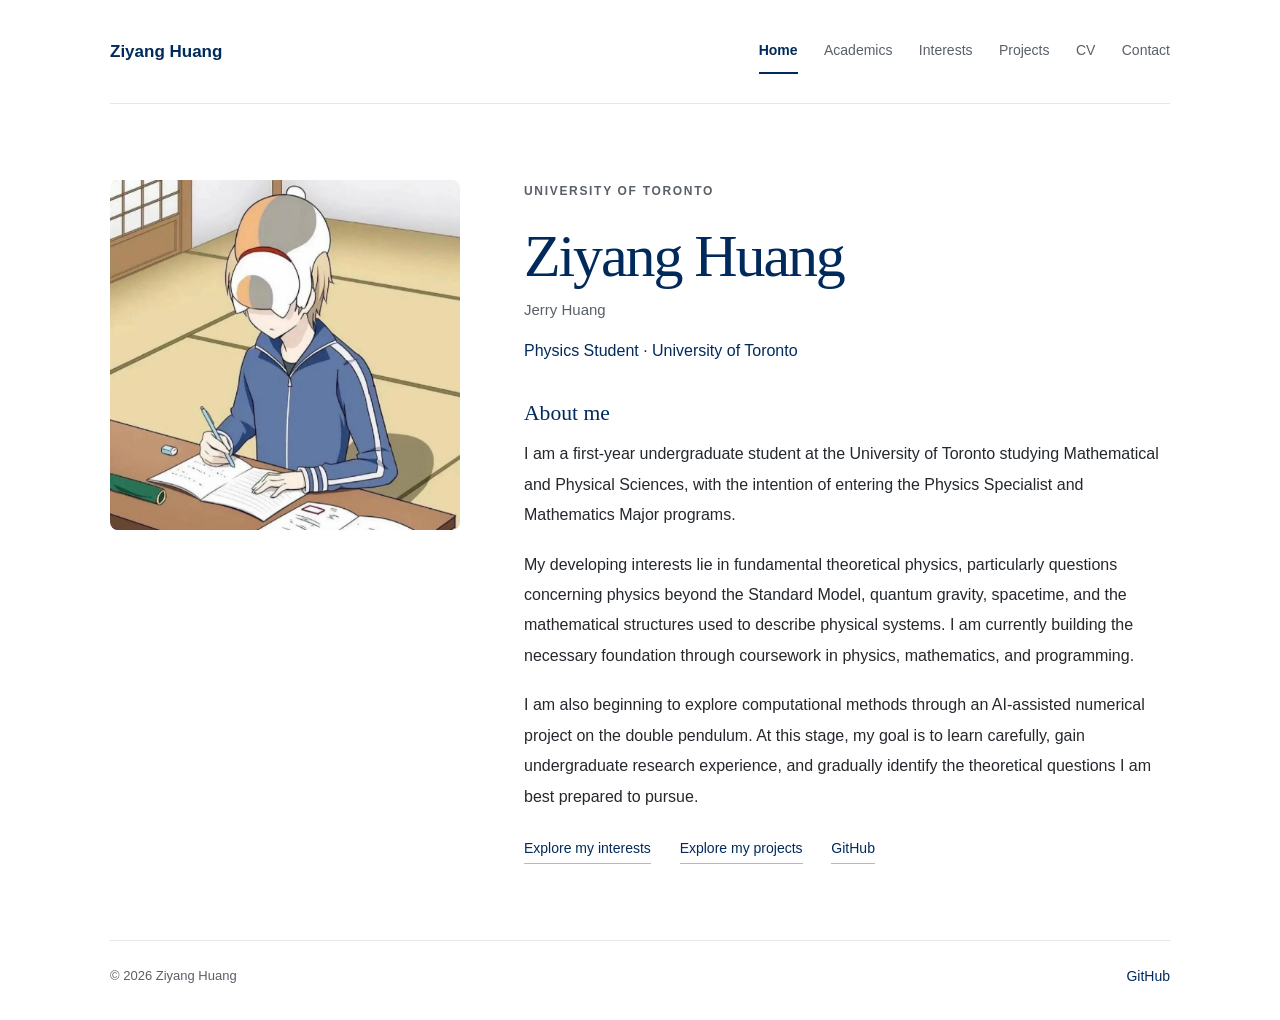
<file: index.html>
<!DOCTYPE html>
<html lang="en">
<head>
    <meta charset="UTF-8">
    <meta name="viewport" content="width=device-width, initial-scale=1.0">
    <meta name="description" content="Ziyang Huang is a University of Toronto undergraduate with developing interests in theoretical physics, including high-energy physics, quantum gravity, and mathematical physics.">
    <meta name="theme-color" content="#002A5C">
    <meta property="og:type" content="website">
    <meta property="og:title" content="Ziyang Huang | University of Toronto Undergraduate · Developing Physics Interests">
    <meta property="og:description" content="Ziyang Huang is a University of Toronto undergraduate with developing interests in theoretical physics, including high-energy physics, quantum gravity, and mathematical physics.">
    <meta property="og:url" content="https://zhenda5106.github.io/">
    <title>Ziyang Huang | University of Toronto Undergraduate · Developing Physics Interests</title>
    <link rel="stylesheet" href="style.css">
</head>
<body>
    <a class="skip-link" href="#main">Skip to content</a>
    <header class="site-header">
        <a class="wordmark" href="index.html">Ziyang Huang</a>
        <nav aria-label="Main navigation">
            <a href="index.html" aria-current="page">Home</a>
            <a href="academics.html">Academics</a>
            <a href="interests.html">Interests</a>
            <a href="projects.html">Projects</a>
            <a href="cv.html">CV</a>
            <a href="contact.html">Contact</a>
        </nav>
    </header>
    <main id="main" tabindex="-1">

        <section class="home-profile" aria-labelledby="page-title">
            <img class="profile-image" src="assets/profile.jpg" width="960" height="960" alt="Ziyang Huang’s illustrated profile avatar" fetchpriority="high">
            <div class="profile-copy">
                <p class="eyebrow">University of Toronto</p>
                <h1 id="page-title">Ziyang Huang</h1>
                <p class="alternate-name">Jerry Huang</p>
                <p class="identity">Physics Student · University of Toronto</p>
                <section class="about" aria-labelledby="about-title">
                    <h2 id="about-title">About me</h2>
                    <p>I am a first-year undergraduate student at the University of Toronto studying Mathematical and Physical Sciences, with the intention of entering the Physics Specialist and Mathematics Major programs.</p>
                    <p>My developing interests lie in fundamental theoretical physics, particularly questions concerning physics beyond the Standard Model, quantum gravity, spacetime, and the mathematical structures used to describe physical systems. I am currently building the necessary foundation through coursework in physics, mathematics, and programming.</p>
                    <p>I am also beginning to explore computational methods through an AI-assisted numerical project on the double pendulum. At this stage, my goal is to learn carefully, gain undergraduate research experience, and gradually identify the theoretical questions I am best prepared to pursue.</p>
                </section>
                <div class="profile-links">
                    <a class="text-link" href="interests.html">Explore my interests</a>
                    <a class="text-link" href="projects.html">Explore my projects</a>
                    <a class="text-link" href="https://github.com/zhenda5106">GitHub</a>
                </div>
            </div>
        </section>
    </main>
    <footer class="site-footer">
        <span>© 2026 Ziyang Huang</span>
        <a href="https://github.com/zhenda5106">GitHub</a>
    </footer>
</body>
</html>
</file>
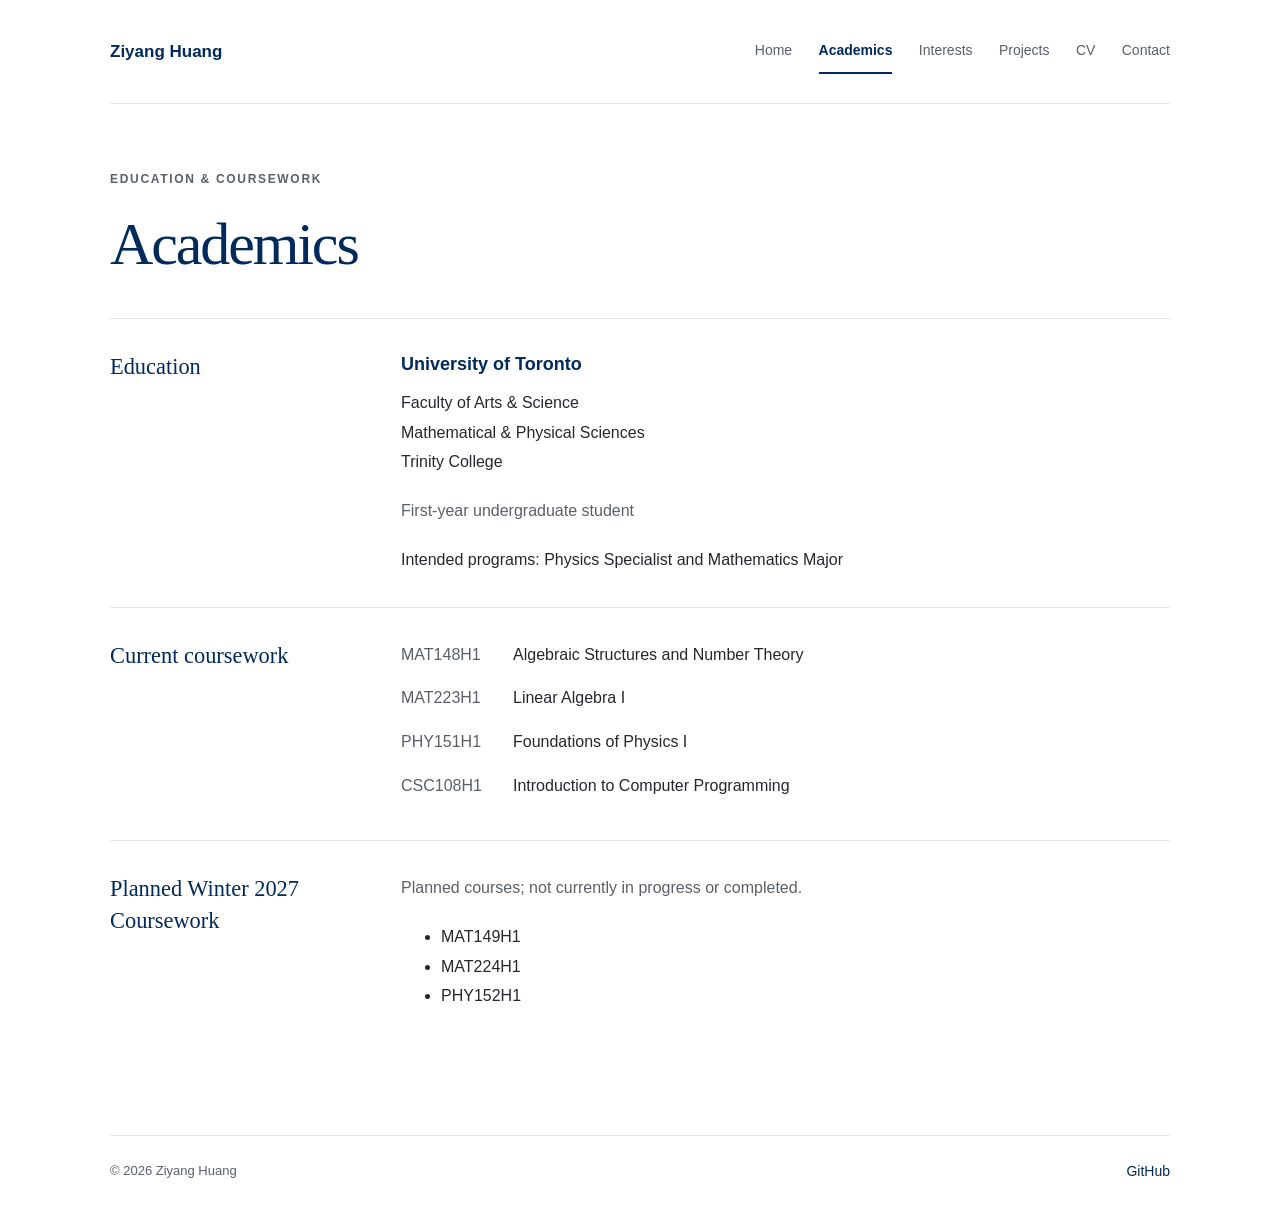
<file: academics.html>
<!DOCTYPE html>
<html lang="en">
<head>
    <meta charset="UTF-8">
    <meta name="viewport" content="width=device-width, initial-scale=1.0">
    <meta name="description" content="Undergraduate studies and current coursework in physics, mathematics, and programming at the University of Toronto.">
    <meta name="theme-color" content="#002A5C">
    <meta property="og:type" content="website">
    <meta property="og:title" content="Academics | Ziyang Huang">
    <meta property="og:description" content="Undergraduate studies and current coursework in physics, mathematics, and programming at the University of Toronto.">
    <meta property="og:url" content="https://zhenda5106.github.io/academics.html">
    <title>Academics | Ziyang Huang</title>
    <link rel="stylesheet" href="style.css">
</head>
<body>
    <a class="skip-link" href="#main">Skip to content</a>
    <header class="site-header">
        <a class="wordmark" href="index.html">Ziyang Huang</a>
        <nav aria-label="Main navigation">
            <a href="index.html">Home</a>
            <a href="academics.html" aria-current="page">Academics</a>
            <a href="interests.html">Interests</a>
            <a href="projects.html">Projects</a>
            <a href="cv.html">CV</a>
            <a href="contact.html">Contact</a>
        </nav>
    </header>
    <main id="main" tabindex="-1">

        <header class="page-heading">
            <p class="eyebrow">Education &amp; coursework</p>
            <h1 id="page-title">Academics</h1>
        </header>
        <section class="content-section" aria-labelledby="education-title">
            <h2 id="education-title">Education</h2>
            <div class="section-body">
                <h3>University of Toronto</h3>
                <p>Faculty of Arts &amp; Science<br>Mathematical &amp; Physical Sciences<br>Trinity College</p>
                <p class="secondary">First-year undergraduate student</p>
                <p>Intended programs: Physics Specialist and Mathematics Major</p>
            </div>
        </section>
        <section class="content-section" aria-labelledby="coursework-title">
            <h2 id="coursework-title">Current coursework</h2>
            <div class="section-body">
                <!-- Add or update courses as individual list items. -->
                <ul class="course-list">
                    <li><span class="course-code">MAT148H1</span><span>Algebraic Structures and Number Theory</span></li>
                    <li><span class="course-code">MAT223H1</span><span>Linear Algebra I</span></li>
                    <li><span class="course-code">PHY151H1</span><span>Foundations of Physics I</span></li>
                    <li><span class="course-code">CSC108H1</span><span>Introduction to Computer Programming</span></li>
                </ul>
            </div>
        </section>
        <section class="content-section" aria-labelledby="planned-title">
            <h2 id="planned-title">Planned Winter 2027 Coursework</h2>
            <div class="section-body">
                <p class="secondary">Planned courses; not currently in progress or completed.</p>
                <ul>
                    <li>MAT149H1</li>
                    <li>MAT224H1</li>
                    <li>PHY152H1</li>
                </ul>
            </div>
        </section>
    </main>
    <footer class="site-footer">
        <span>© 2026 Ziyang Huang</span>
        <a href="https://github.com/zhenda5106">GitHub</a>
    </footer>
</body>
</html>
</file>
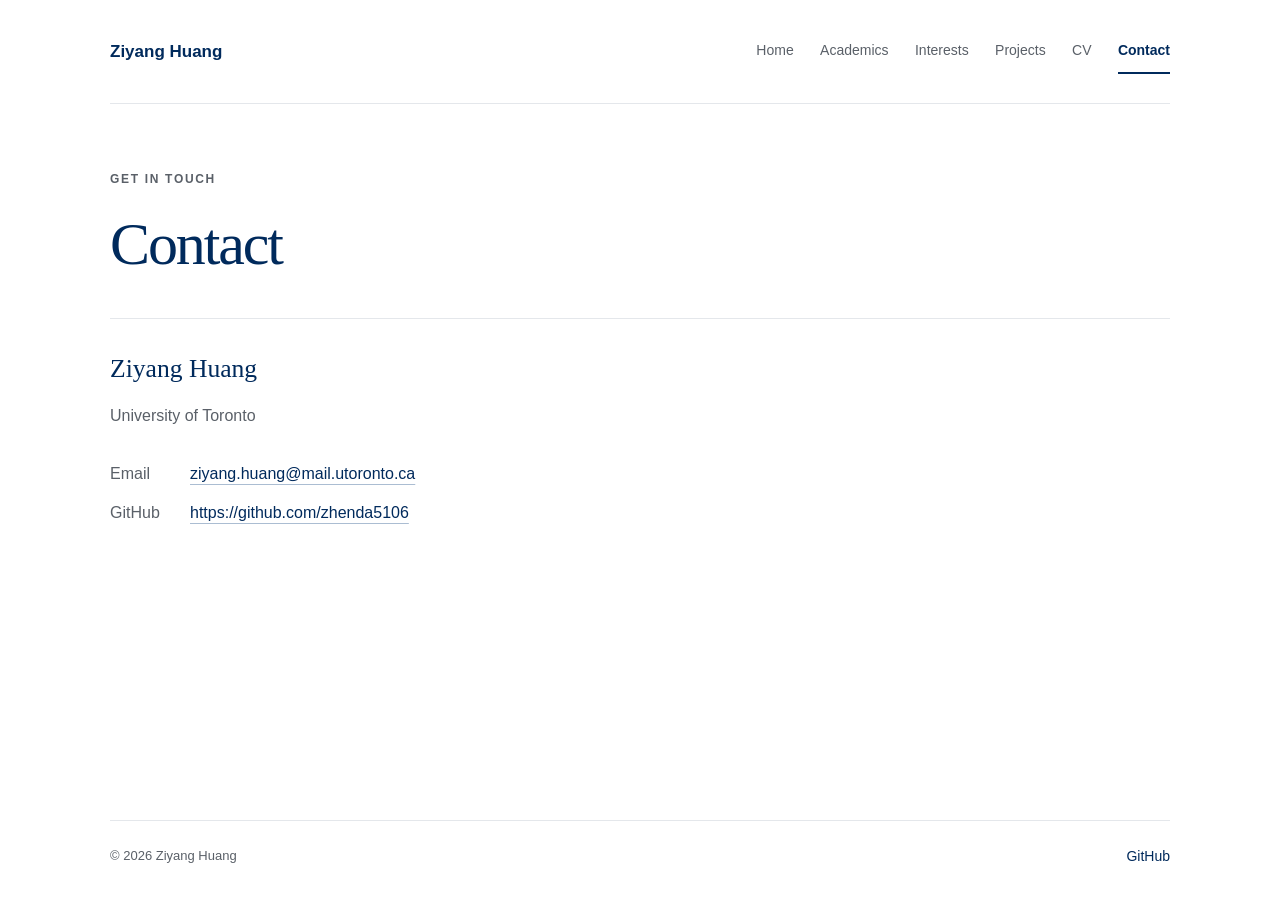
<file: contact.html>
<!DOCTYPE html>
<html lang="en">
<head>
    <meta charset="UTF-8">
    <meta name="viewport" content="width=device-width, initial-scale=1.0">
    <meta name="description" content="Contact Ziyang Huang at the University of Toronto by email, or visit his GitHub profile.">
    <meta name="theme-color" content="#002A5C">
    <meta property="og:type" content="website">
    <meta property="og:title" content="Contact | Ziyang Huang">
    <meta property="og:description" content="Contact Ziyang Huang at the University of Toronto by email, or visit his GitHub profile.">
    <meta property="og:url" content="https://zhenda5106.github.io/contact.html">
    <title>Contact | Ziyang Huang</title>
    <link rel="stylesheet" href="style.css">
</head>
<body>
    <a class="skip-link" href="#main">Skip to content</a>
    <header class="site-header">
        <a class="wordmark" href="index.html">Ziyang Huang</a>
        <nav aria-label="Main navigation">
            <a href="index.html">Home</a>
            <a href="academics.html">Academics</a>
            <a href="interests.html">Interests</a>
            <a href="projects.html">Projects</a>
            <a href="cv.html">CV</a>
            <a href="contact.html" aria-current="page">Contact</a>
        </nav>
    </header>
    <main id="main" tabindex="-1">

        <header class="page-heading">
            <p class="eyebrow">Get in touch</p>
            <h1 id="page-title">Contact</h1>
        </header>
        <section class="simple-content" aria-labelledby="contact-name">
            <h2 id="contact-name">Ziyang Huang</h2>
            <p class="secondary contact-affiliation">University of Toronto</p>
            <dl class="contact-list">
                <dt>Email</dt><dd><a href="mailto:ziyang.huang@mail.utoronto.ca">ziyang.huang@mail.utoronto.ca</a></dd>
                <dt>GitHub</dt><dd><a href="https://github.com/zhenda5106">https://github.com/zhenda5106</a></dd>
            </dl>
        </section>
    </main>
    <footer class="site-footer">
        <span>© 2026 Ziyang Huang</span>
        <a href="https://github.com/zhenda5106">GitHub</a>
    </footer>
</body>
</html>
</file>
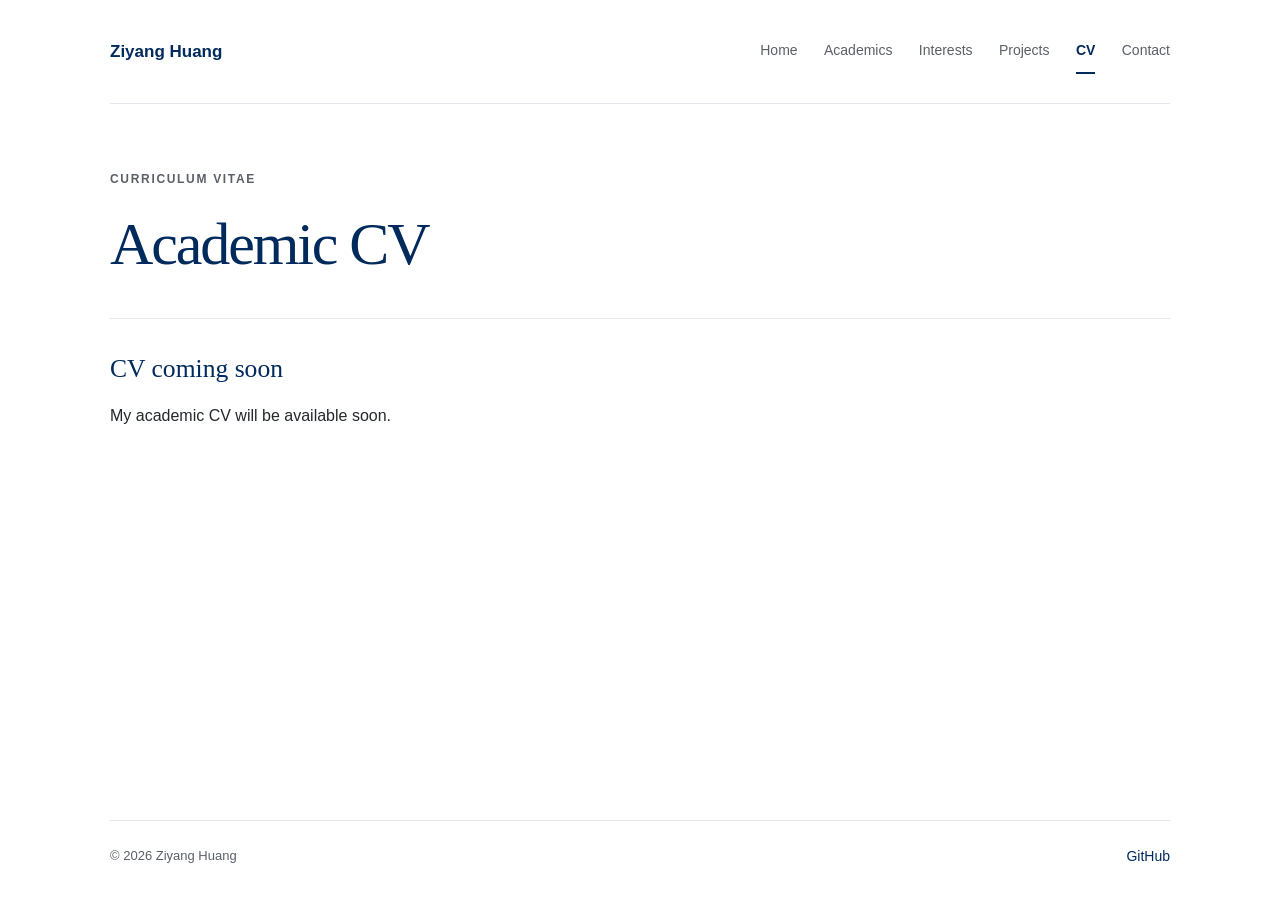
<file: cv.html>
<!DOCTYPE html>
<html lang="en">
<head>
    <meta charset="UTF-8">
    <meta name="viewport" content="width=device-width, initial-scale=1.0">
    <meta name="description" content="The academic CV of Ziyang Huang will be available soon.">
    <meta name="theme-color" content="#002A5C">
    <meta property="og:type" content="website">
    <meta property="og:title" content="Academic CV | Ziyang Huang">
    <meta property="og:description" content="The academic CV of Ziyang Huang will be available soon.">
    <meta property="og:url" content="https://zhenda5106.github.io/cv.html">
    <title>Academic CV | Ziyang Huang</title>
    <link rel="stylesheet" href="style.css">
</head>
<body>
    <a class="skip-link" href="#main">Skip to content</a>
    <header class="site-header">
        <a class="wordmark" href="index.html">Ziyang Huang</a>
        <nav aria-label="Main navigation">
            <a href="index.html">Home</a>
            <a href="academics.html">Academics</a>
            <a href="interests.html">Interests</a>
            <a href="projects.html">Projects</a>
            <a href="cv.html" aria-current="page">CV</a>
            <a href="contact.html">Contact</a>
        </nav>
    </header>
    <main id="main" tabindex="-1">

        <header class="page-heading">
            <p class="eyebrow">Curriculum vitae</p>
            <h1 id="page-title">Academic CV</h1>
        </header>
        <section class="simple-content" aria-labelledby="cv-status">
            <h2 id="cv-status">CV coming soon</h2>
            <p>My academic CV will be available soon.</p>
        </section>
    </main>
    <footer class="site-footer">
        <span>© 2026 Ziyang Huang</span>
        <a href="https://github.com/zhenda5106">GitHub</a>
    </footer>
</body>
</html>
</file>
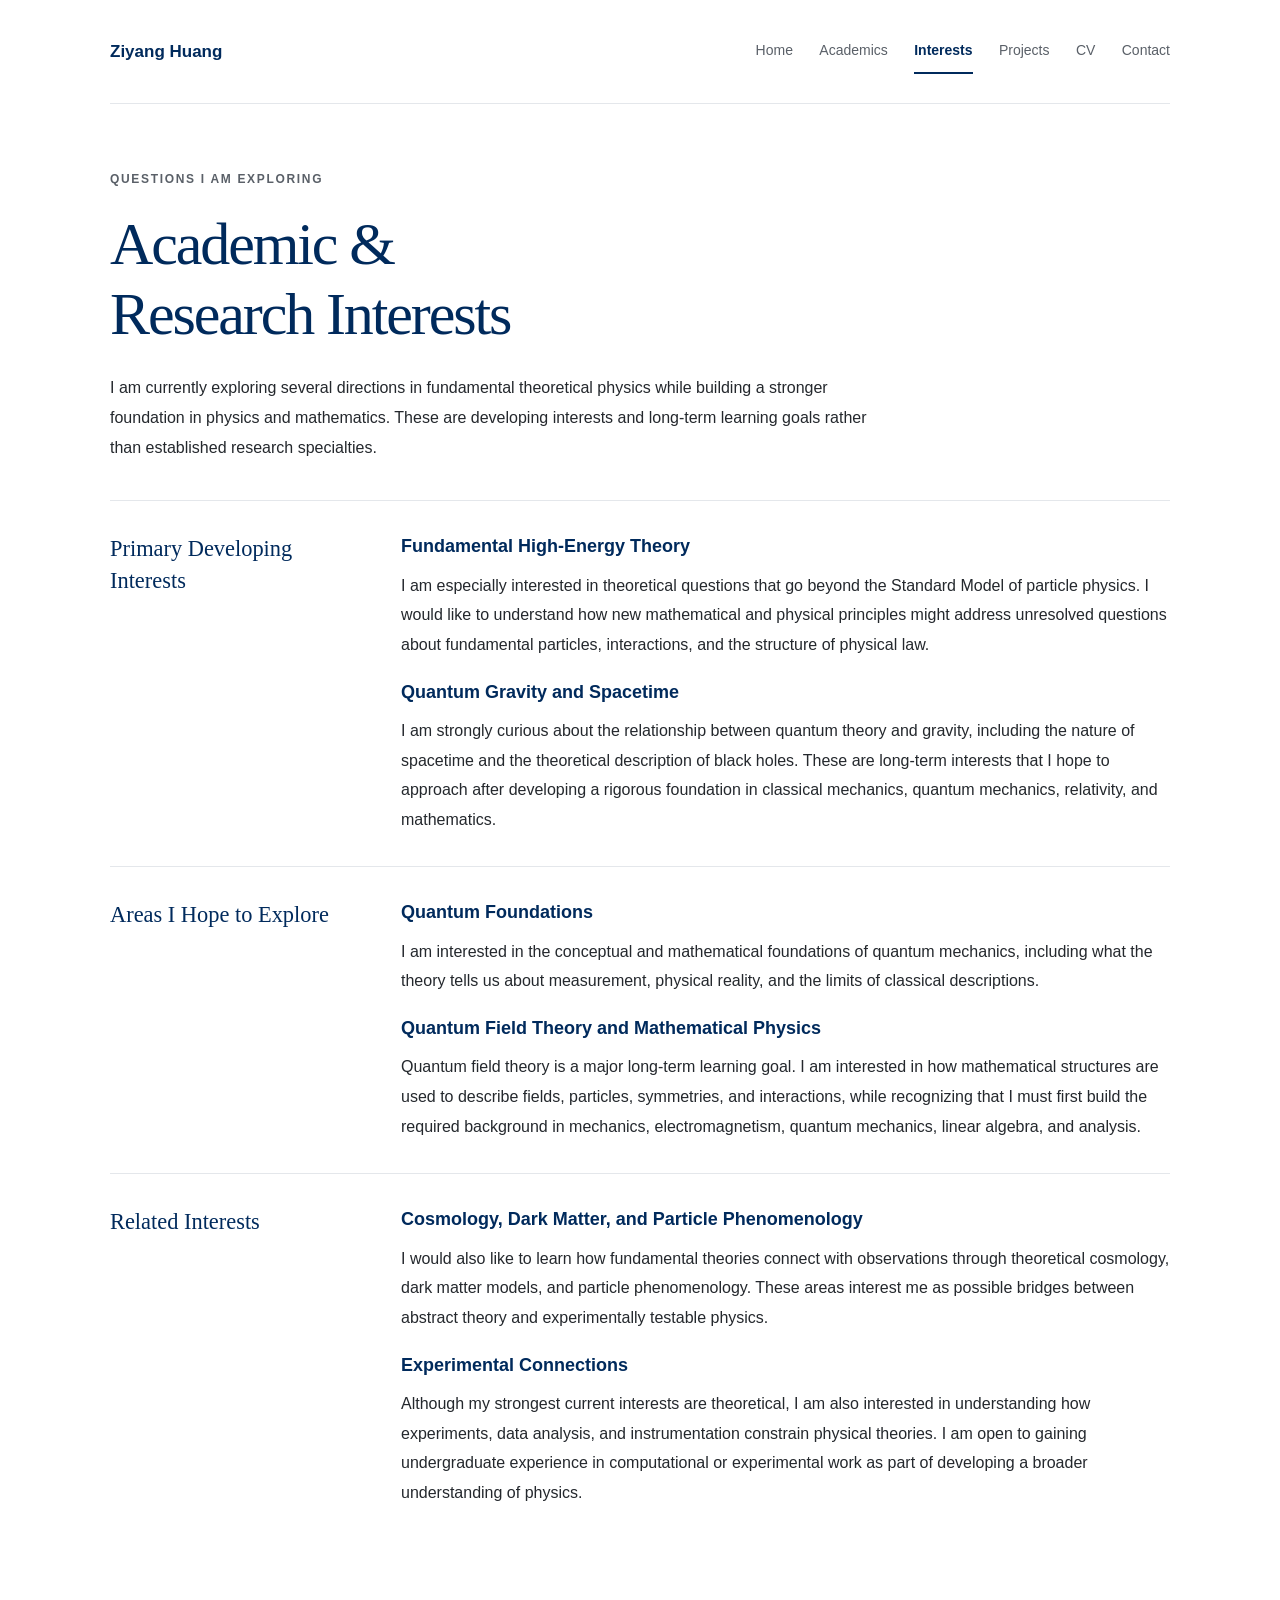
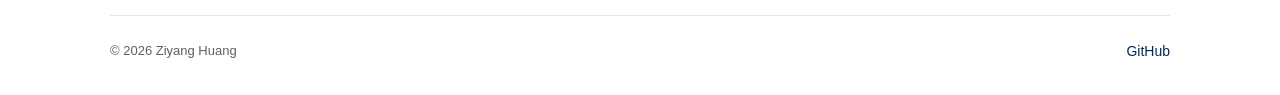
<file: interests.html>
<!DOCTYPE html>
<html lang="en">
<head>
    <meta charset="UTF-8">
    <meta name="viewport" content="width=device-width, initial-scale=1.0">
    <meta name="description" content="Developing interests in theoretical physics, high-energy physics, quantum gravity, and mathematical physics from a University of Toronto undergraduate.">
    <meta name="theme-color" content="#002A5C">
    <meta property="og:type" content="website">
    <meta property="og:title" content="Developing Theoretical Physics Interests | Ziyang Huang">
    <meta property="og:description" content="Developing interests in theoretical physics, high-energy physics, quantum gravity, and mathematical physics from a University of Toronto undergraduate.">
    <meta property="og:url" content="https://zhenda5106.github.io/interests.html">
    <title>Developing Theoretical Physics Interests | Ziyang Huang</title>
    <link rel="stylesheet" href="style.css">
</head>
<body>
    <a class="skip-link" href="#main">Skip to content</a>
    <header class="site-header">
        <a class="wordmark" href="index.html">Ziyang Huang</a>
        <nav aria-label="Main navigation">
            <a href="index.html">Home</a>
            <a href="academics.html">Academics</a>
            <a href="interests.html" aria-current="page">Interests</a>
            <a href="projects.html">Projects</a>
            <a href="cv.html">CV</a>
            <a href="contact.html">Contact</a>
        </nav>
    </header>
    <main id="main" tabindex="-1">

        <header class="page-heading">
            <p class="eyebrow">Questions I am exploring</p>
            <h1 id="page-title">Academic &amp;<br>Research Interests</h1>
            <p class="page-intro">I am currently exploring several directions in fundamental theoretical physics while building a stronger foundation in physics and mathematics. These are developing interests and long-term learning goals rather than established research specialties.</p>
        </header>
        <section class="content-section" aria-labelledby="primary-title">
            <h2 id="primary-title">Primary Developing Interests</h2>
            <div class="section-body">
                <h3>Fundamental High-Energy Theory</h3>
                <p>I am especially interested in theoretical questions that go beyond the Standard Model of particle physics. I would like to understand how new mathematical and physical principles might address unresolved questions about fundamental particles, interactions, and the structure of physical law.</p>
                <h3>Quantum Gravity and Spacetime</h3>
                <p>I am strongly curious about the relationship between quantum theory and gravity, including the nature of spacetime and the theoretical description of black holes. These are long-term interests that I hope to approach after developing a rigorous foundation in classical mechanics, quantum mechanics, relativity, and mathematics.</p>
            </div>
        </section>
        <section class="content-section" aria-labelledby="explore-title">
            <h2 id="explore-title">Areas I Hope to Explore</h2>
            <div class="section-body">
                <h3>Quantum Foundations</h3>
                <p>I am interested in the conceptual and mathematical foundations of quantum mechanics, including what the theory tells us about measurement, physical reality, and the limits of classical descriptions.</p>
                <h3>Quantum Field Theory and Mathematical Physics</h3>
                <p>Quantum field theory is a major long-term learning goal. I am interested in how mathematical structures are used to describe fields, particles, symmetries, and interactions, while recognizing that I must first build the required background in mechanics, electromagnetism, quantum mechanics, linear algebra, and analysis.</p>
            </div>
        </section>
        <section class="content-section" aria-labelledby="related-title">
            <h2 id="related-title">Related Interests</h2>
            <div class="section-body">
                <h3>Cosmology, Dark Matter, and Particle Phenomenology</h3>
                <p>I would also like to learn how fundamental theories connect with observations through theoretical cosmology, dark matter models, and particle phenomenology. These areas interest me as possible bridges between abstract theory and experimentally testable physics.</p>
                <h3>Experimental Connections</h3>
                <p>Although my strongest current interests are theoretical, I am also interested in understanding how experiments, data analysis, and instrumentation constrain physical theories. I am open to gaining undergraduate experience in computational or experimental work as part of developing a broader understanding of physics.</p>
            </div>
        </section>
    </main>
    <footer class="site-footer">
        <span>© 2026 Ziyang Huang</span>
        <a href="https://github.com/zhenda5106">GitHub</a>
    </footer>
</body>
</html>
</file>
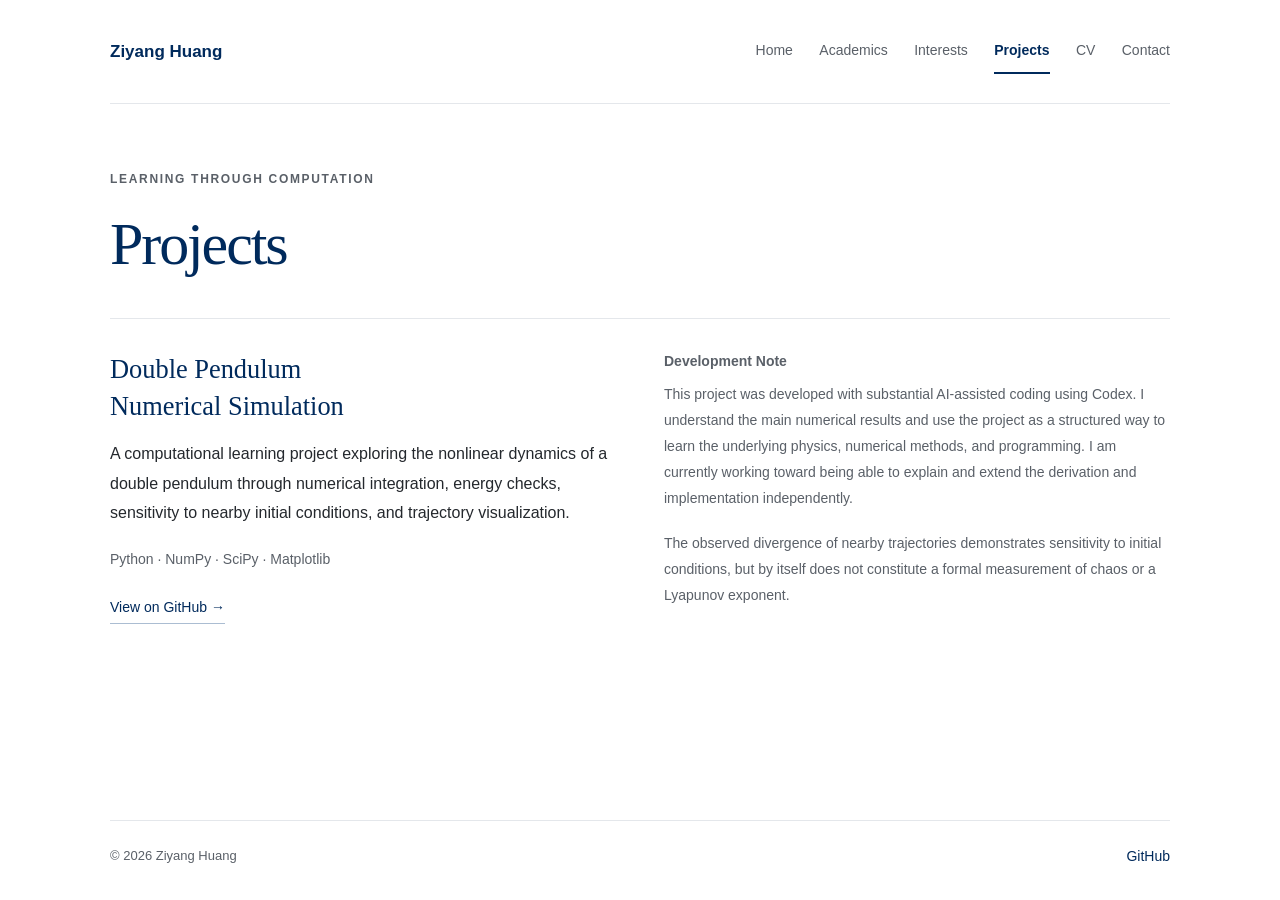
<file: projects.html>
<!DOCTYPE html>
<html lang="en">
<head>
    <meta charset="UTF-8">
    <meta name="viewport" content="width=device-width, initial-scale=1.0">
    <meta name="description" content="Student computational physics projects by Ziyang Huang, including a double pendulum numerical simulation.">
    <meta name="theme-color" content="#002A5C">
    <meta property="og:type" content="website">
    <meta property="og:title" content="Projects | Ziyang Huang">
    <meta property="og:description" content="Student computational physics projects by Ziyang Huang, including a double pendulum numerical simulation.">
    <meta property="og:url" content="https://zhenda5106.github.io/projects.html">
    <title>Projects | Ziyang Huang</title>
    <link rel="stylesheet" href="style.css">
</head>
<body>
    <a class="skip-link" href="#main">Skip to content</a>
    <header class="site-header">
        <a class="wordmark" href="index.html">Ziyang Huang</a>
        <nav aria-label="Main navigation">
            <a href="index.html">Home</a>
            <a href="academics.html">Academics</a>
            <a href="interests.html">Interests</a>
            <a href="projects.html" aria-current="page">Projects</a>
            <a href="cv.html">CV</a>
            <a href="contact.html">Contact</a>
        </nav>
    </header>
    <main id="main" tabindex="-1">

        <header class="page-heading">
            <p class="eyebrow">Learning through computation</p>
            <h1 id="page-title">Projects</h1>
        </header>
        <!-- Add future projects as additional article elements. -->
        <article class="project" aria-labelledby="pendulum-title">
            <div class="project-description">
                <h2 id="pendulum-title">Double Pendulum<br class="desktop-break"> Numerical Simulation</h2>
                <p>A computational learning project exploring the nonlinear dynamics of a double pendulum through numerical integration, energy checks, sensitivity to nearby initial conditions, and trajectory visualization.</p>
                <p class="secondary technologies">Python · NumPy · SciPy · Matplotlib</p>
                <a class="text-link" href="https://github.com/zhenda5106/double-pendulum-simulation" target="_blank" rel="noopener noreferrer">View on GitHub →</a>
            </div>
            <aside class="project-development" aria-labelledby="development-title">
                <h3 id="development-title">Development Note</h3>
                <p>This project was developed with substantial AI-assisted coding using Codex. I understand the main numerical results and use the project as a structured way to learn the underlying physics, numerical methods, and programming. I am currently working toward being able to explain and extend the derivation and implementation independently.</p>
                <p>The observed divergence of nearby trajectories demonstrates sensitivity to initial conditions, but by itself does not constitute a formal measurement of chaos or a Lyapunov exponent.</p>
            </aside>
        </article>
    </main>
    <footer class="site-footer">
        <span>© 2026 Ziyang Huang</span>
        <a href="https://github.com/zhenda5106">GitHub</a>
    </footer>
</body>
</html>
</file>
<file: style.css>
/* Shared typography and layout for the static academic website. */
:root {
    color-scheme: light;
    --ink: #002a5c;
    --text: #24282d;
    --muted: #5a6068;
    --line: #e4e7eb;
    --serif: Georgia, 'Times New Roman', serif;
}

* { box-sizing: border-box; }
body {
    margin: 0;
    min-height: 100vh;
    display: flex;
    flex-direction: column;
    background: #fff;
    color: var(--text);
    font-family: Arial, Helvetica, sans-serif;
    font-size: 1rem;
    line-height: 1.85;
    -webkit-font-smoothing: antialiased;
}
a { color: var(--ink); text-decoration-thickness: 1px; text-underline-offset: 5px; }
a:hover { text-decoration-color: var(--ink); }
a:focus-visible { outline: 3px solid var(--ink); outline-offset: 5px; border-radius: 2px; }
img { display: block; max-width: 100%; height: auto; }
p { margin: 0 0 1.2rem; }
h1, h2, h3 { color: var(--ink); }
h1, h2 { font-family: var(--serif); font-weight: 400; }
h1 { font-size: clamp(2.5rem, 5vw, 3.75rem); line-height: 1.16; letter-spacing: -.035em; margin: 0 0 1.3rem; }
h2 { font-size: 1.6rem; line-height: 1.4; margin: 0 0 .9rem; }
h3 { font-size: 1.125rem; font-weight: 600; line-height: 1.5; margin: 0 0 .65rem; }
.site-header, main, .site-footer { width: min(1060px, calc(100% - 96px)); margin-inline: auto; }
main { flex: 1; padding-bottom: 76px; }
.skip-link { position: fixed; top: -100px; left: 1rem; padding: .7rem 1rem; background: var(--ink); color: #fff; z-index: 10; }
.skip-link:focus { top: 1rem; }

/* Navigation wraps naturally without requiring JavaScript. */
.site-header { min-height: 104px; display: flex; justify-content: space-between; align-items: center; gap: 2rem; border-bottom: 1px solid var(--line); }
.wordmark { color: var(--ink); font-size: 1.0625rem; font-weight: 600; text-decoration: none; white-space: nowrap; }
nav { display: flex; flex-wrap: wrap; gap: .3rem 1.65rem; }
nav a { color: var(--muted); font-size: .875rem; padding: .55rem 0; text-decoration: none; border-bottom: 2px solid transparent; transition: border-color .15s ease; }
nav a:hover, nav a[aria-current='page'] { color: var(--ink); border-bottom-color: var(--ink); }
nav a[aria-current='page'] { font-weight: 600; }
.eyebrow { color: var(--muted); text-transform: uppercase; letter-spacing: .14em; font-size: .75rem; font-weight: 600; margin: 0 0 1.25rem; }
.secondary { color: var(--muted); }
.text-link { display: inline-block; font-size: .875rem; text-decoration: none; border-bottom: 1px solid #abbdd2; padding-bottom: .1rem; }
.text-link:hover { border-bottom-color: var(--ink); }

/* Home: supplied image retains its original square aspect ratio. */
.home-profile { display: grid; grid-template-columns: 350px minmax(0, 1fr); gap: 64px; padding-top: 76px; align-items: start; }
.profile-image { width: 350px; border-radius: 8px; }
.profile-copy h1 { margin-bottom: .25rem; }
.alternate-name { color: var(--muted); font-size: .9375rem; margin: 0 0 .8rem; }
.identity { color: var(--ink); font-size: 1rem; margin: 0 0 2rem; }
.about h2 { font-size: 1.35rem; margin-bottom: .7rem; }
.about p { line-height: 1.9; }
.profile-links { display: flex; flex-wrap: wrap; gap: .8rem 1.8rem; margin-top: 1.5rem; }

/* Interior pages share the same headings and restrained section rules. */
.page-heading { padding: 64px 0 38px; }
.page-heading h1 { margin-bottom: 0; }
.page-intro { max-width: 760px; margin: 1.5rem 0 0; }
.content-section { display: grid; grid-template-columns: 235px minmax(0, 1fr); gap: 3.5rem; border-top: 1px solid var(--line); padding: 32px 0; }
.content-section h2 { font-size: 1.4rem; }
.section-body p:last-child { margin-bottom: 0; }
.course-list { list-style: none; padding: 0; margin: 0; }
.course-list li { display: grid; grid-template-columns: 6rem minmax(0, 1fr); gap: 1rem; padding: .45rem 0; }
.course-list li:first-child { padding-top: 0; }
.course-code { color: var(--muted); font-variant-numeric: tabular-nums; }
.project { display: grid; grid-template-columns: minmax(0, 1fr) minmax(0, 1fr); gap: 3rem; border-top: 1px solid var(--line); padding: 32px 0; }
.project h2 { font-size: 1.65rem; }
.development-label { font-size: .8125rem; margin-top: -.6rem; }
.technologies { font-size: .875rem; }
.project-development { color: var(--muted); font-size: .875rem; }
.project-development h3 { color: var(--muted); font-size: .875rem; }
.simple-content { border-top: 1px solid var(--line); padding-top: 32px; }
.contact-affiliation { margin-bottom: 1.75rem; }
.contact-list { display: grid; grid-template-columns: 4rem minmax(0, 1fr); gap: .6rem 1rem; margin: 0; }
.contact-list dt { color: var(--muted); }
.contact-list dd { margin: 0; overflow-wrap: anywhere; }
.contact-list a { text-decoration-color: #abbdd2; }
.site-footer { display: flex; justify-content: space-between; gap: 1.5rem; padding: 23px 0 30px; border-top: 1px solid var(--line); color: var(--muted); font-size: .8125rem; }
.site-footer a { font-size: .875rem; text-decoration: none; }
.site-footer a:hover { text-decoration: underline; }

@media (max-width: 1000px) {
    .home-profile { grid-template-columns: 300px minmax(0, 1fr); gap: 40px; }
    .profile-image { width: 300px; }
    nav { column-gap: 1.2rem; }
}
@media (max-width: 800px) {
    .site-header, main, .site-footer { width: calc(100% - 48px); }
    .site-header { flex-direction: column; align-items: flex-start; gap: .5rem; padding: 20px 0 14px; }
    .home-profile { grid-template-columns: 240px minmax(0, 1fr); gap: 30px; padding-top: 48px; }
    .profile-image { width: 240px; }
    .content-section { grid-template-columns: 180px minmax(0, 1fr); gap: 2rem; }
    .project { grid-template-columns: minmax(0, 1fr); gap: 1.5rem; }
}
@media (max-width: 620px) {
    .site-header, main, .site-footer { width: calc(100% - 40px); }
    nav { gap: .15rem 1.1rem; }
    main { padding-bottom: 48px; }
    .home-profile { grid-template-columns: minmax(0, 1fr); gap: 32px; padding-top: 32px; }
    .profile-image { width: 220px; }
    .page-heading { padding: 40px 0 28px; }
    .content-section { grid-template-columns: minmax(0, 1fr); gap: .5rem; padding: 26px 0; }
    .content-section h2 { margin-bottom: .5rem; }
    .identity { margin-bottom: 1.6rem; }
    .desktop-break { display: none; }
}
@media (max-width: 380px) {
    .contact-list { grid-template-columns: minmax(0, 1fr); gap: .2rem; }
    .contact-list dd + dt { margin-top: .7rem; }
}
@media (prefers-reduced-motion: reduce) {
    nav a { transition: none; }
}
@media print {
    nav, .skip-link { display: none; }
    .site-header, main, .site-footer { width: 100%; }
    .home-profile { grid-template-columns: 200px minmax(0, 1fr); gap: 2rem; padding-top: 30px; }
    .profile-image { width: 200px; }
    .content-section, .project { break-inside: avoid; }
}
</file>
